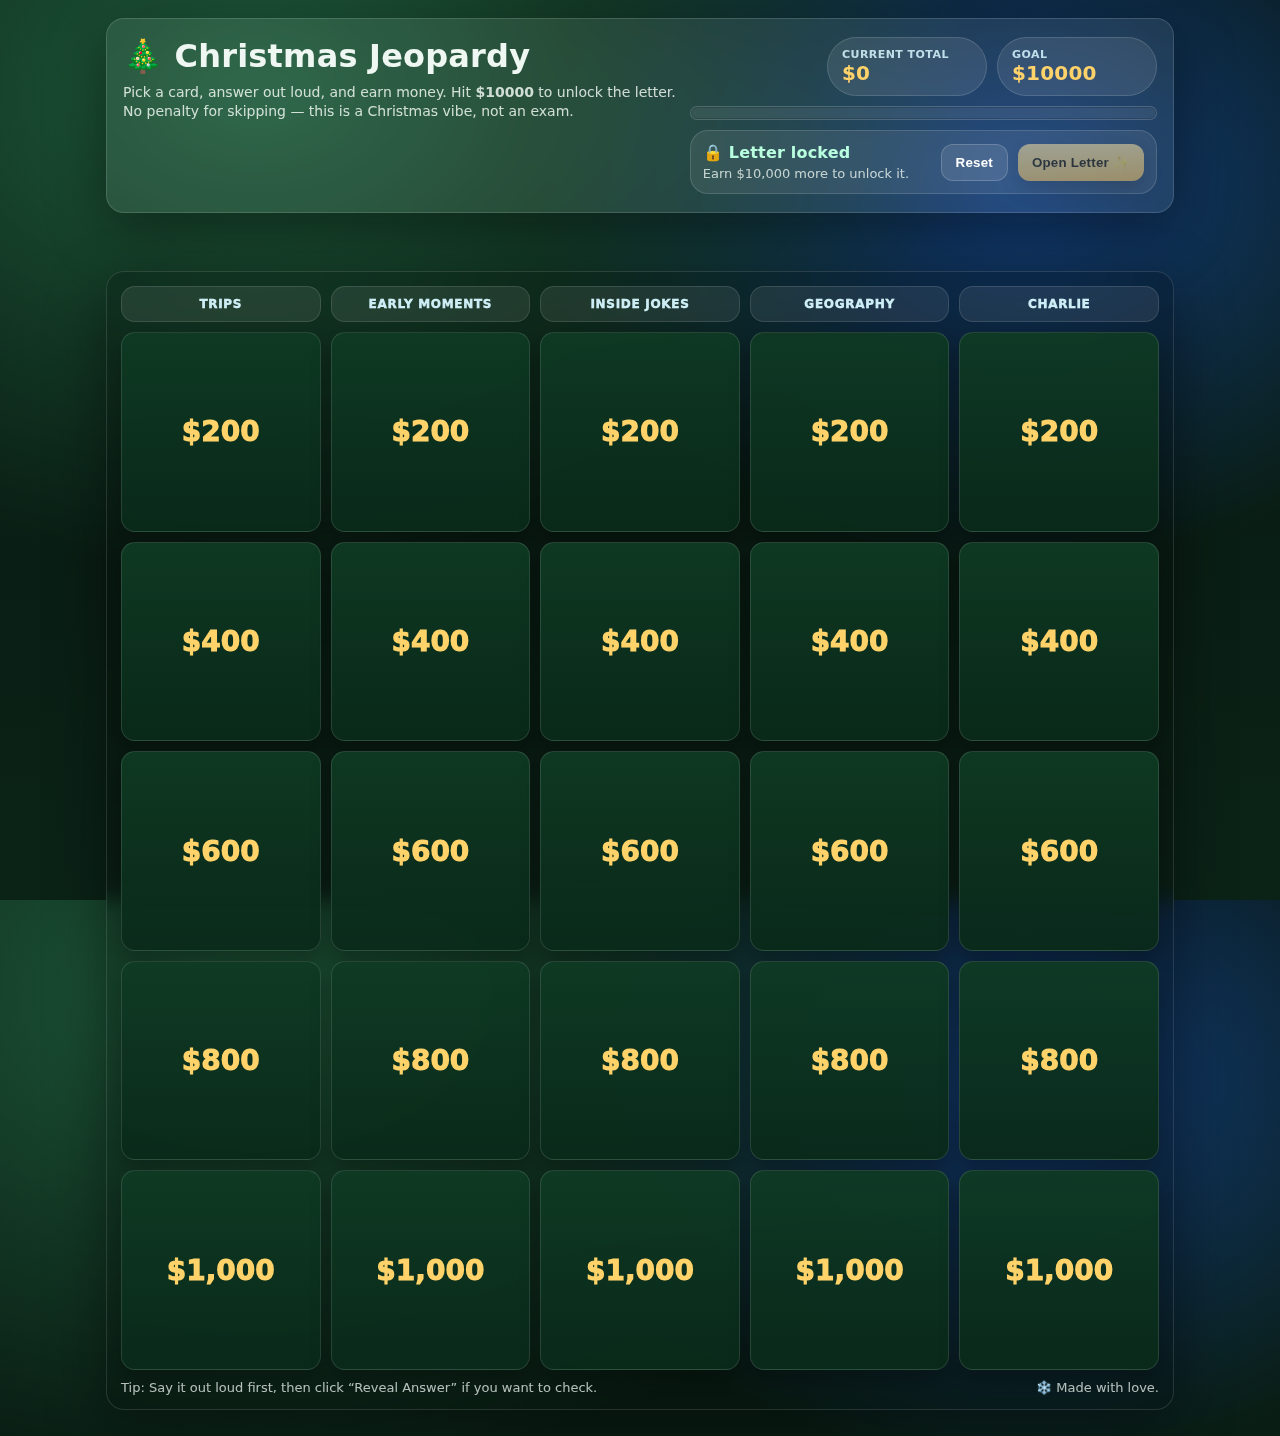
<file: index.html>
<!doctype html>
<html lang="en">
<head>
  <meta charset="utf-8" />
  <meta name="viewport" content="width=device-width,initial-scale=1" />
  <title>🎄 Christmas Jeopardy</title>
  <link rel="stylesheet" href="./styles.css" />
</head>
<body>
  <div class="snow" id="snow" aria-hidden="true"></div>

  <header class="wrap">
    <section class="hero">
      <div class="heroLeft">
        <h1><span class="red">🎄</span> Christmas Jeopardy</h1>
        <p class="sub">
          Pick a card, answer out loud, and earn money. Hit <b>$10000</b> to unlock the letter.
          <br />
          No penalty for skipping — this is a Christmas vibe, not an exam.
        </p>
      </div>

      <div class="heroRight">
        <div class="statsRow">
          <div class="pill">
            <small>Current Total</small>
            <strong id="score">$0</strong>
          </div>
          <div class="pill">
            <small>Goal</small>
            <strong>$10000</strong>
          </div>
        </div>

        <div class="progress" aria-label="Progress to goal">
          <div class="bar" id="progressBar"></div>
        </div>

        <div class="unlock">
          <div class="unlockText">
            <strong id="unlockStatus">🔒 Letter locked</strong>
            <span id="unlockHint">Earn $10000 to unlock it.</span>
          </div>

          <div class="unlockBtns">
            <button type="button" class="btnGhost" id="resetBtn" title="Reset the game">Reset</button>
            <button class="btnPrimary btnLocked" id="openLetterBtn" disabled>Open Letter ✨</button>
          </div>
        </div>
      </div>
    </section>
  </header>

  <main class="wrap">
    <section class="board" aria-label="Jeopardy board">
      <div class="grid gridCats" id="categories"></div>
      <div class="grid gridCells" id="grid"></div>

      <div class="footerNote">
        <div>Tip: Say it out loud first, then click “Reveal Answer” if you want to check.</div>
        <div><span class="ice">❄️</span> Made with love.</div>
      </div>
    </section>
  </main>

  <!-- Modal -->
  <div class="modalOverlay" id="modalOverlay" aria-hidden="true">
    <div class="modal" role="dialog" aria-modal="true" aria-label="Clue dialog">
      <div class="modalHeader">
        <strong id="modalTitle">Clue</strong>
        <button class="x" id="closeModalBtn" aria-label="Close">✕</button>
      </div>

      <div class="modalBody">
        <p class="clue" id="modalClue">Clue text</p>
        <p class="hint" id="modalHint">Hint text</p>

        <div class="answerBox" id="answerBox" hidden>
          <div class="answerLabel">Answer</div>
          <div class="answerText" id="modalAnswer">Answer goes here</div>
        </div>
      </div>

      <div class="modalActions">
        <button class="btnGhost" id="revealBtn">Reveal Answer 👀</button>
        <div class="modalActionsRight">
          <button class="btnGhost" id="skipBtn">Skip (0)</button>
          <button class="btnPrimary" id="gotItBtn">I got it (+$<span id="valSpan">0</span>)</button>
        </div>
      </div>
    </div>
  </div>

  <div class="toast" id="toast" role="status" aria-live="polite"></div>

  <script src="./app.js"></script>
</body>
</html>
</file>
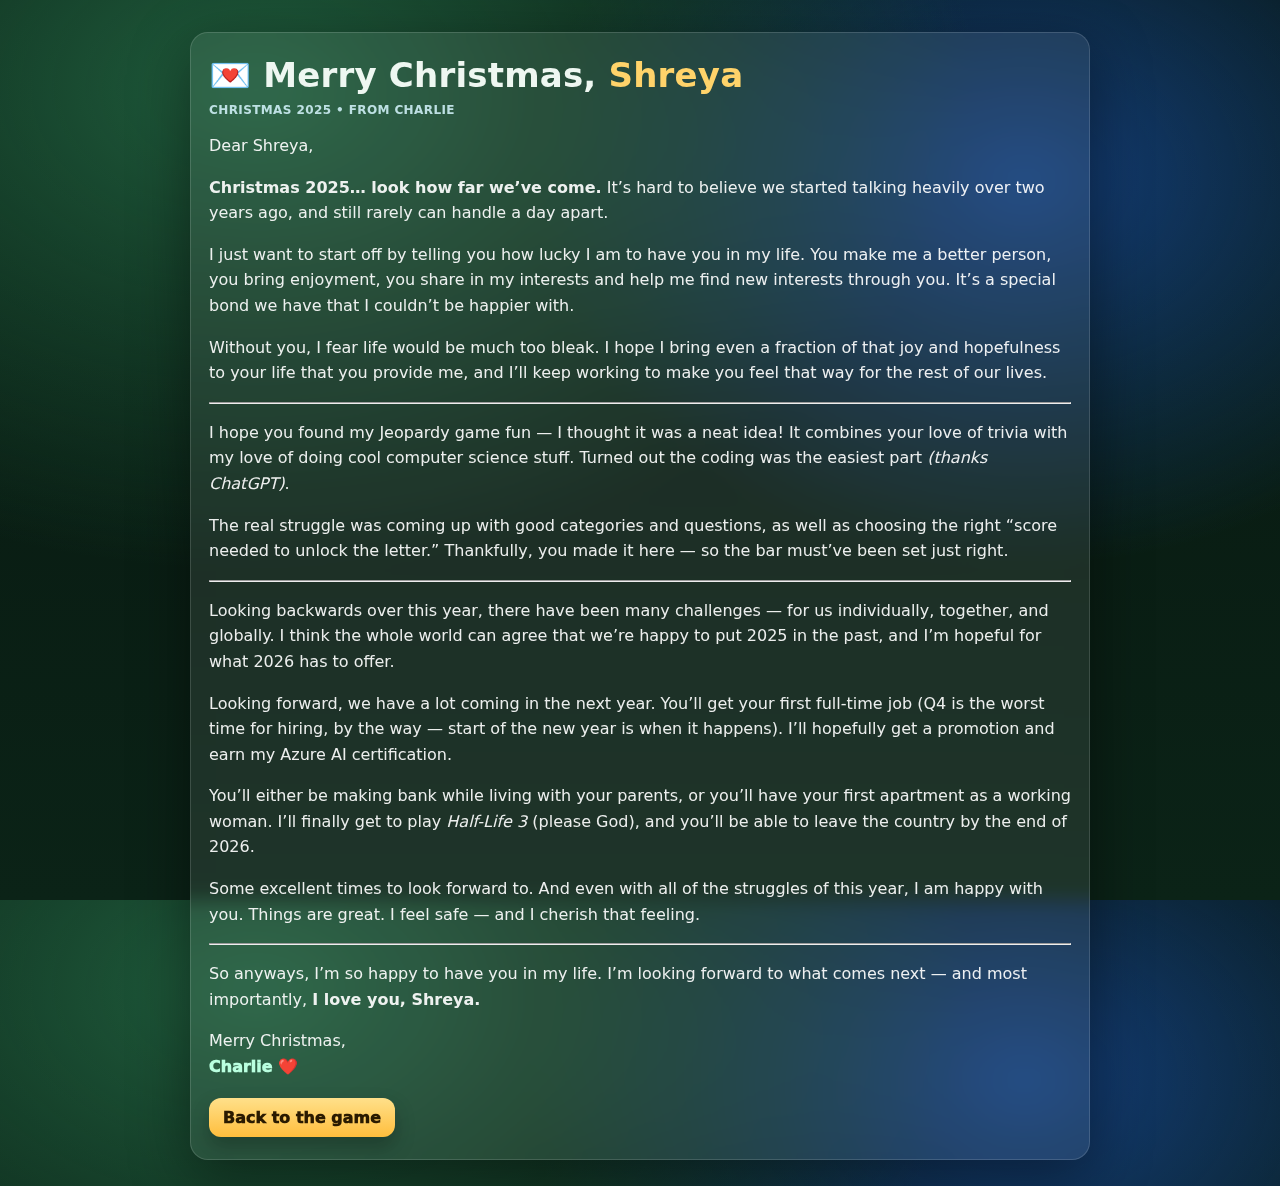
<file: letter.html>
<!doctype html>
<html lang="en">
<head>
  <meta charset="utf-8" />
  <meta name="viewport" content="width=device-width,initial-scale=1" />
  <title>💌 Merry Christmas</title>
  <link rel="stylesheet" href="./styles.css" />
</head>
<body>
  <div class="snow" id="snow" aria-hidden="true"></div>

  <main class="wrap">
    <section class="letterCard">
      <h1 class="letterTitle">
        💌 Merry Christmas, <span class="gold">Shreya</span>
      </h1>

      <div class="letterMeta">
        Christmas 2025 • From Charlie
      </div>

      <div class="letterBody">
        <p class="salutation">Dear Shreya,</p>

        <p>
          <strong>Christmas 2025… look how far we’ve come.</strong>
          It’s hard to believe we started talking heavily over two years ago, and still
          rarely can handle a day apart.
        </p>

        <p>
          I just want to start off by telling you how lucky I am to have you in my life.
          You make me a better person, you bring enjoyment, you share in my interests and
          help me find new interests through you. It’s a special bond we have that I
          couldn’t be happier with.
        </p>

        <p>
          Without you, I fear life would be much too bleak. I hope I bring even a fraction
          of that joy and hopefulness to your life that you provide me, and I’ll keep
          working to make you feel that way for the rest of our lives.
        </p>

        <hr class="letterDivider" />

        <p>
          I hope you found my Jeopardy game fun — I thought it was a neat idea!
          It combines your love of trivia with my love of doing cool computer science stuff.
          Turned out the coding was the easiest part <em>(thanks ChatGPT)</em>.
        </p>

        <p>
          The real struggle was coming up with good categories and questions, as well as
          choosing the right “score needed to unlock the letter.” Thankfully, you made it
          here — so the bar must’ve been set just right.
        </p>

        <hr class="letterDivider" />

        <p>
          Looking backwards over this year, there have been many challenges — for us
          individually, together, and globally. I think the whole world can agree that
          we’re happy to put 2025 in the past, and I’m hopeful for what 2026 has to offer.
        </p>

        <p>
          Looking forward, we have a lot coming in the next year. You’ll get your first
          full-time job (Q4 is the worst time for hiring, by the way — start of the new year
          is when it happens). I’ll hopefully get a promotion and earn my Azure AI
          certification.
        </p>

        <p>
          You’ll either be making bank while living with your parents, or you’ll have your
          first apartment as a working woman. I’ll finally get to play <em>Half-Life 3</em>
          (please God), and you’ll be able to leave the country by the end of 2026.
        </p>

        <p>
          Some excellent times to look forward to. And even with all of the struggles of
          this year, I am happy with you. Things are great. I feel safe — and I cherish
          that feeling.
        </p>

        <hr class="letterDivider" />

        <p class="closing">
          So anyways, I’m so happy to have you in my life. I’m looking forward to what comes
          next — and most importantly,
          <strong>I love you, Shreya.</strong>
        </p>

        <p class="signoff">
          Merry Christmas,
          <br />
          <span class="sig">Charlie ❤️</span>
        </p>
      </div>

      <div class="letterButtons">
        <a class="aBtn" href="./index.html">Back to the game</a>
      </div>
    </section>
  </main>

  <script src="./app.js"></script>
</body>
</html>
</file>
<file: styles.css>
:root{
  --bg1:#07160f;
  --bg2:#0b2317;
  --card: rgba(255,255,255,.08);
  --border: rgba(255,255,255,.14);
  --shadow: 0 16px 60px rgba(0,0,0,.45);
  --radius: 18px;

  --gold:#ffd36a;
  --mint:#b9ffdf;
  --ice:#d7f7ff;

  --tile1:#0f3a24;
  --tile2:#0a2a1a;

  --danger1:#ff7a7a;
  --danger2:#ff3d3d;

  --red:#b11226;        /* deep Christmas red */
  --red-soft:#e34b5f;  /* softer accent red */
}

*{box-sizing:border-box}
html,body{height:100%}

body{
  margin:0;
  font-family: system-ui, -apple-system, Segoe UI, Roboto, Helvetica, Arial, "Apple Color Emoji", "Segoe UI Emoji";
  background:
    radial-gradient(1200px 800px at 20% 10%, #1f5c3c 0%, transparent 60%),
    radial-gradient(900px 700px at 80% 20%, #133e7a 0%, transparent 55%),
    linear-gradient(180deg, var(--bg1), var(--bg2));
  color:#eef7f1;
  overflow-x:hidden;
}
.unlockText strong{
  color: var(--mint);
}

.unlockText.unlocked strong{
  color: var(--red-soft);
}



.cell:hover{
  box-shadow:
    0 10px 20px rgba(0,0,0,.25),
    0 0 0 1px rgba(177,18,38,.45);
}

.red{
  color: var(--red-soft);
}

.cat{
  background:
    linear-gradient(180deg,
      rgba(177,18,38,.22),
      rgba(255,255,255,.06)
    );
  border: 1px solid rgba(177,18,38,.35);
}

.wrap{
  position:relative;
  z-index:2;
  max-width: 1100px;
  margin: 0 auto;
  padding: 18px 16px 26px;
}

/* Snow overlay */
.snow{
  position:fixed;
  inset:0;
  pointer-events:none;
  z-index:0;
  overflow:hidden;
}
.flake{
  position:absolute;
  top:-12vh;
  width:6px;
  height:6px;
  border-radius:50%;
  background: rgba(255,255,255,.9);
  filter: blur(.15px);
  animation: fall linear infinite;
  opacity:.85;
}
@keyframes fall{
  to{ transform: translateY(125vh); }
}

/* Hero */
.hero{
  background: var(--card);
  border: 1px solid var(--border);
  border-radius: var(--radius);
  box-shadow: var(--shadow);
  padding: 18px 16px;
  backdrop-filter: blur(10px);
  display:flex;
  align-items:flex-start;
  justify-content:space-between;
  gap: 14px;
  flex-wrap:wrap;
}
.heroLeft{
  min-width: 260px;
  max-width: 62ch;
}
.heroRight{
  display:flex;
  flex-direction:column;
  gap: 10px;
  align-items:flex-end;
  min-width: 300px;
  flex: 1;
}

h1{
  margin:0;
  font-size: clamp(22px, 3vw, 32px);
  letter-spacing:.2px;
}
.sub{
  margin: 8px 0 0;
  color: rgba(238,247,241,.85);
  font-size: 14px;
  line-height:1.35;
}

.statsRow{
  display:flex;
  gap: 10px;
  flex-wrap:wrap;
  justify-content:flex-end;
  width:100%;
}

.pill{
  background: rgba(255,255,255,.09);
  border: 1px solid rgba(255,255,255,.14);
  border-radius: 999px;
  padding: 10px 14px;
  min-width: 160px;
  display:flex;
  flex-direction:column;
  justify-content:center;
}
.pill small{
  color: rgba(215,247,255,.85);
  text-transform:uppercase;
  font-weight:800;
  letter-spacing:.45px;
  font-size:11px;
}
.pill strong{
  font-size: 20px;
  color: var(--gold);
  letter-spacing:.2px;
}

.progress{
  width:100%;
  background: rgba(255,255,255,.08);
  border: 1px solid rgba(255,255,255,.12);
  border-radius: 999px;
  overflow:hidden;
  height: 14px;
  box-shadow: inset 0 0 0 1px rgba(0,0,0,.15);
}
.bar{
  height:100%;
  width:0%;
  background: linear-gradient(90deg, #ffe08a, #ffbe3d);
  transition: width .35s ease;
}

.unlock{
  width:100%;
  display:flex;
  align-items:center;
  justify-content:space-between;
  gap: 10px;
  flex-wrap:wrap;
  background: rgba(255,255,255,.08);
  border: 1px solid rgba(255,255,255,.14);
  border-radius: var(--radius);
  padding: 12px 12px;
}
.unlockText{
  display:flex;
  flex-direction:column;
  gap:4px;
}
.unlockText strong{
  color: var(--mint);
  letter-spacing:.2px;
}
.unlockText span{
  color: rgba(238,247,241,.78);
  font-size: 13px;
}
.unlockBtns{
  display:flex;
  gap:10px;
  flex-wrap:wrap;
  justify-content:flex-end;
}

/* Buttons */
button{
  cursor:pointer;
  border:none;
  border-radius: 12px;
  padding: 10px 14px;
  font-weight: 900;
  letter-spacing:.2px;
  transition: transform .08s ease, filter .08s ease, opacity .2s ease;
  user-select:none;
}
button:active{ transform: translateY(1px) scale(.99); }

.btnGhost{
  background: rgba(255,255,255,.10);
  color:#fff;
  border:1px solid rgba(255,255,255,.18);
  box-shadow:none;
}
.btnPrimary{
  background: linear-gradient(180deg, #ffe08a, #ffbe3d);
  color:#2a1a00;
  box-shadow: 0 10px 20px rgba(0,0,0,.25);
}
.btnLocked{
  opacity:.55;
  cursor:not-allowed;
  filter: grayscale(.25);
}

/* Board */
.board{
  margin-top: 14px;
  background: rgba(0,0,0,.22);
  border: 1px solid rgba(255,255,255,.12);
  border-radius: var(--radius);
  box-shadow: var(--shadow);
  padding: 14px;
  backdrop-filter: blur(10px);
}

.grid{
  display:grid;
  gap: 10px;
}
.gridCats{
  grid-template-columns: repeat(5, 1fr);
  margin-bottom: 10px;
}
.gridCells{
  grid-template-columns: repeat(5, 1fr);
}

.cat{
  background: rgba(255,255,255,.08);
  border: 1px solid rgba(255,255,255,.12);
  border-radius: 14px;
  padding: 10px 10px;
  text-align:center;
  font-weight: 1000;
  text-transform: uppercase;
  letter-spacing: .7px;
  font-size: 12px;
  color: rgba(215,247,255,.95);
  white-space: nowrap;
  overflow:hidden;
  text-overflow: ellipsis;
}

.cell{
  border-radius: 14px;
  overflow:hidden;
  aspect-ratio: 1 / 1;
  background: linear-gradient(180deg, rgba(15,58,36,.95), rgba(10,42,26,.95));
  border: 1px solid rgba(255,255,255,.12);
  box-shadow: 0 10px 20px rgba(0,0,0,.25);
  display:grid;
  place-items:center;
  font-weight: 1000;
  font-size: clamp(18px, 2.8vw, 28px);
  color: var(--gold);
  transition: transform .12s ease, filter .12s ease;
  user-select:none;
  cursor:pointer;
}
.cell:hover{ transform: translateY(-2px); filter: brightness(1.06); }
.cell.used{
  background: linear-gradient(180deg, rgba(30,30,30,.45), rgba(10,10,10,.45));
  color: rgba(255,255,255,.25);
  border-style:dashed;
  box-shadow:none;
  cursor:not-allowed;
  filter:none;
}
.cell.used:hover{ transform:none; }

.footerNote{
  margin-top: 10px;
  color: rgba(238,247,241,.75);
  font-size: 13px;
  display:flex;
  justify-content:space-between;
  gap: 10px;
  flex-wrap:wrap;
}
.ice{ color: var(--ice); }

/* Modal */
.modalOverlay{
  position:fixed;
  inset:0;
  background: rgba(0,0,0,.6);
  display:none;
  align-items:center;
  justify-content:center;
  padding: 16px;
  z-index: 50;
}
.modal{
  width:min(820px, 100%);
  background: rgba(10,20,14,.92);
  border: 1px solid rgba(255,255,255,.14);
  border-radius: 18px;
  box-shadow: 0 18px 60px rgba(0,0,0,.55);
  overflow:hidden;
  backdrop-filter: blur(12px);
}
.modalHeader{
  padding: 14px 16px;
  display:flex;
  justify-content:space-between;
  align-items:center;
  gap: 10px;
  background: rgba(255,255,255,.06);
  border-bottom: 1px solid rgba(255,255,255,.10);
}
.modalHeader strong{
  font-size: 13px;
  letter-spacing:.65px;
  text-transform:uppercase;
  color: rgba(215,247,255,.95);
}
.x{
  background: transparent;
  color: rgba(255,255,255,.8);
  border: 1px solid rgba(255,255,255,.18);
  border-radius: 10px;
  padding: 6px 10px;
  box-shadow:none;
  font-weight:1000;
}

.modalBody{
  padding: 18px 16px 10px;
}
.clue{
  font-size: clamp(18px, 2.2vw, 24px);
  line-height:1.25;
  margin: 0 0 12px;
  color: #fff;
  white-space: pre-wrap;
}
.hint{
  margin:0 0 10px;
  color: rgba(238,247,241,.82);
  font-size: 14px;
  line-height:1.4;
  white-space: pre-wrap;
}

.answerBox{
  margin-top: 10px;
  background: rgba(255,255,255,.08);
  border: 1px solid rgba(255,255,255,.12);
  border-radius: 14px;
  padding: 12px;
}
.answerLabel{
  text-transform: uppercase;
  letter-spacing: .6px;
  font-weight: 900;
  font-size: 12px;
  color: rgba(215,247,255,.9);
  margin-bottom: 6px;
}
.answerText{
  color: rgba(255,255,255,.92);
  font-size: 15px;
  line-height:1.45;
  white-space: pre-wrap;
}

.modalActions{
  display:flex;
  align-items:center;
  justify-content:space-between;
  gap: 10px;
  flex-wrap:wrap;
  padding: 0 16px 16px;
}
.modalActionsRight{
  display:flex;
  gap:10px;
  flex-wrap:wrap;
  justify-content:flex-end;
}

/* Toast */
.toast{
  position:fixed;
  left:50%;
  transform: translateX(-50%);
  bottom: 18px;
  background: rgba(0,0,0,.55);
  border: 1px solid rgba(255,255,255,.14);
  border-radius: 999px;
  padding: 10px 14px;
  color: rgba(255,255,255,.92);
  z-index: 60;
  display:none;
  backdrop-filter: blur(10px);
}

/* Letter page */
.letterCard{
  margin-top: 14px;
  background: var(--card);
  border: 1px solid var(--border);
  border-radius: var(--radius);
  box-shadow: var(--shadow);
  padding: 22px 18px;
  backdrop-filter: blur(10px);
  max-width: 900px;
  margin-left:auto;
  margin-right:auto;
}
.letterTitle{
  margin:0 0 8px;
  font-size: clamp(22px, 3vw, 34px);
}
.gold{ color: var(--gold); }
.letterMeta{
  color: rgba(215,247,255,.85);
  font-weight:800;
  letter-spacing:.4px;
  text-transform:uppercase;
  font-size: 12px;
  margin-bottom: 16px;
}
.letterBody{
  font-size: 16px;
  line-height: 1.6;
  color: rgba(255,255,255,.92);
}
.sig{
  color: var(--mint);
  font-weight: 1000;
}
.letterButtons{
  margin-top: 18px;
}
.aBtn{
  display:inline-block;
  text-decoration:none;
  background: linear-gradient(180deg, #ffe08a, #ffbe3d);
  color:#2a1a00;
  font-weight: 1000;
  padding: 10px 14px;
  border-radius: 12px;
  box-shadow: 0 10px 20px rgba(0,0,0,.25);
}

/* Responsive */
@media (max-width: 760px){
  .gridCats, .gridCells{ grid-template-columns: repeat(3, 1fr); }
}
@media (max-width: 520px){
  .gridCats, .gridCells{ grid-template-columns: repeat(2, 1fr); }
}
</file>
